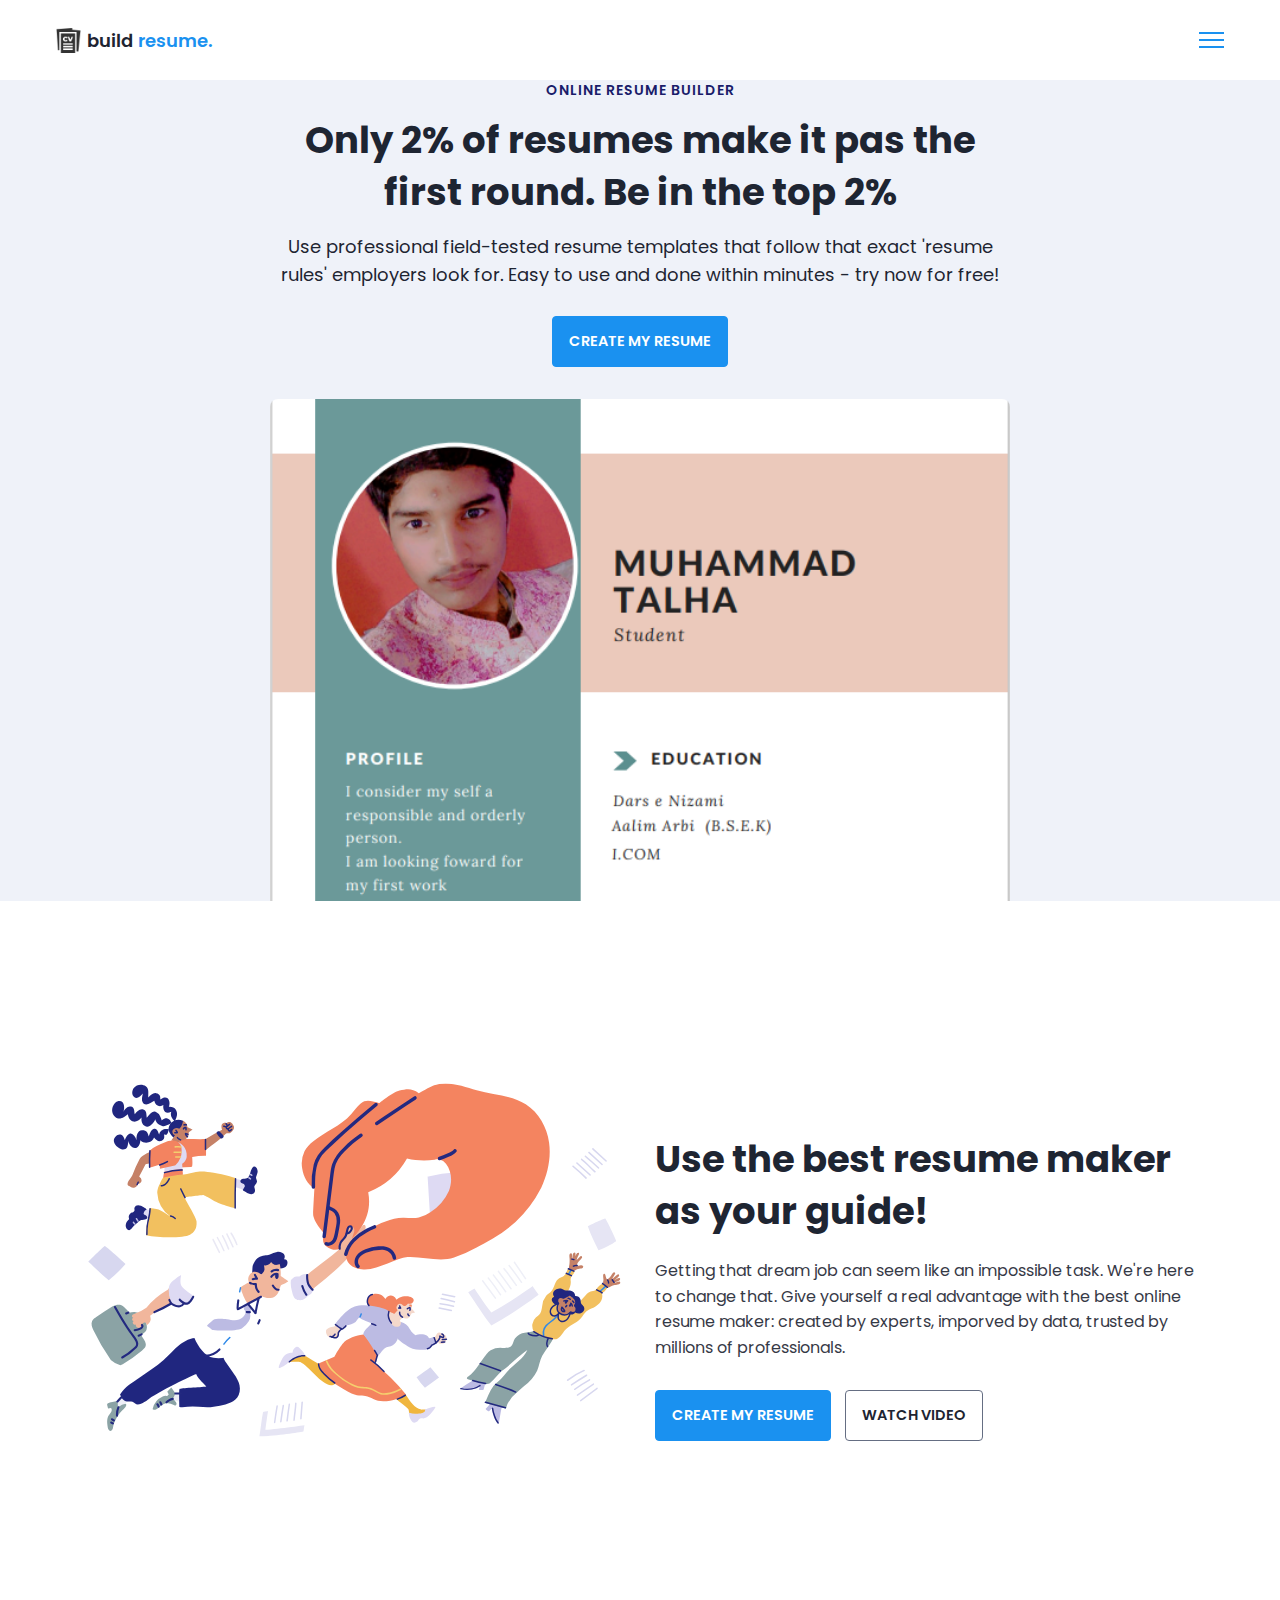
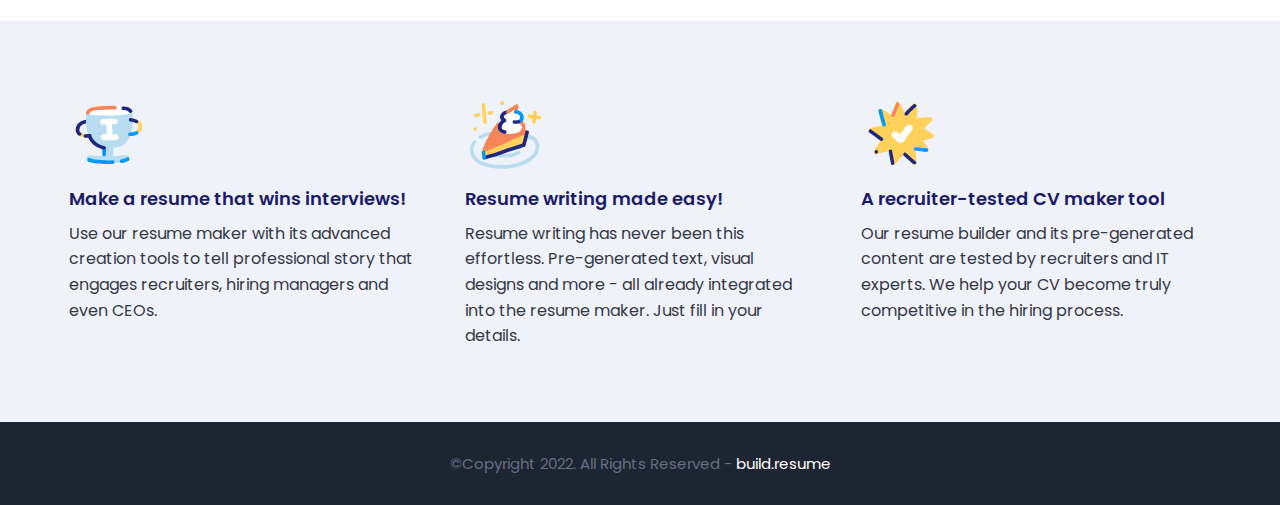
<file: index.html>
<!DOCTYPE html>
<html>
    <head>
        <meta charset="utf-8">
        <meta http-equiv="X-UA-Compatible" content="IE=edge">
        <title>Home Page</title>
        <meta name="description" content="">
        <meta name="viewport" content="width=device-width, initial-scale=1">
        <link rel="stylesheet" href="main.css">
    </head>
    <body>

        <nav class = "navbar bg-white">
            <div class="container">
                <div class = "navbar-content">
                    <div class = "brand-and-toggler">
                        <a href = "index.html" class = "navbar-brand">
                            <img src = "Images/curriculum-vitae.png" alt = "" class = "navbar-brand-icon">
                            <span class = "navbar-brand-text">build <span>resume.</span>
                        </a>
                        <button type = "button" class = "navbar-toggler-btn">
                            <div class = "bars">
                                <div class = "bar"></div>
                                <div class = "bar"></div>
                                <div class = "bar"></div>
                            </div>
                        </button>
                    </div>
                </div>
            </div>
        </nav>

        <header class = "header bg-bright" id = "header">
            <div class = "container">
                <div class = "header-content text-center">
                    <h6 class = "text-uppercase text-blue-dark fs-14 fw-6 ls-1">online resume builder</h6>
                    <h1 class = "lg-title">Only 2% of resumes make it pas the first round. Be in the top 2%</h1>
                    <p class = "text-dark fs-18">Use professional field-tested resume templates that follow that exact 'resume rules' employers look for. Easy to use and done within minutes - try now for free!</p>
                    <a href = "resume.html" class = "btn btn-primary text-uppercase">create my resume</a>
                    <img src = "Images/CV2.png" class="cv-image">
                </div>
            </div>
        </header>

        <div class="section-one">
            <div class="container">
                <div class = "section-one-content">
                    <div class="section-one-l">
                        <img src = "Images/visual-0c7080adf17f1f207276f613447c924f667dab34b7ac415cd7ef653172defd0b.svg">
                    </div>
                    <div class = "section-one-r text-center">
                        <h2 class = "lg-title">Use the best resume maker as your guide!</h2>
                        <p class = "text">Getting that dream job can seem like an impossible task. We're here to change that. Give yourself a real advantage with the best online resume maker: created by experts, imporved by data, trusted by millions of professionals.</p>
                        <div class = "btn-group">
                            <a href = "resume.html" class = "btn btn-primary text-uppercase">create my resume</a>
                            <a href = "video.mp4" class = "btn btn-secondary text-uppercase" target="_blank">watch video</a>
                        </div>
                    </div>
                </div>
            </div>
        </div>

        <div class = "section-two bg-bright">
            <div class="container">
                <div class="section-two-content">
                    <div class = "section-items">
                        <div class = "section-item">
                            <div class = "section-item-icon">
                                <img src = "Images/feature-1-edf4481d69166ac81917d1e40e6597c8d61aa970ad44367ce78049bf830fbda5.svg" alt = "">
                            </div>
                            <h5 class = "section-item-title">Make a resume that wins interviews!</h5>
                            <p class = "text">Use our resume maker with its advanced creation tools to tell professional story that engages recruiters, hiring managers and even CEOs.</p>
                        </div>

                        <div class = "section-item">
                            <div class = "section-item-icon">
                                <img src = "Images/feature-2-a7a471bd973c02a55d1b3f8aff578cd3c9a4c5ac4fc74423d94ecc04aef3492b.svg" alt = "">
                            </div>
                            <h5 class = "section-item-title">Resume writing made easy!</h5>
                            <p class = "text">Resume writing has never been this effortless. Pre-generated text, visual designs and more - all already integrated into the resume maker. Just fill in your details.</p>
                        </div>

                        <div class = "section-item">
                            <div class = "section-item-icon">
                                <img src = "Images/feature-3-4e87a82f83e260488c36f8105e26f439fdc3ee5009372bb5e12d9421f32eabdd.svg" alt = "">
                            </div>
                            <h5 class = "section-item-title">A recruiter-tested CV maker tool</h5>
                            <p class = "text">Our resume builder and its pre-generated content are tested by recruiters and IT experts. We help your CV become truly competitive in the hiring process.</p>
                        </div>
                    </div>
                </div>
            </div>
        </div>

        <footer class = "footer bg-dark">
            <div class="container">
                <div class = "footer-content text-center">
                    <p class="fs-15">&copy;Copyright 2022. All Rights Reserved - <span>build.resume</span></p>
                </div>
            </div>
        </footer>
        
    </body>
</html>
</file>
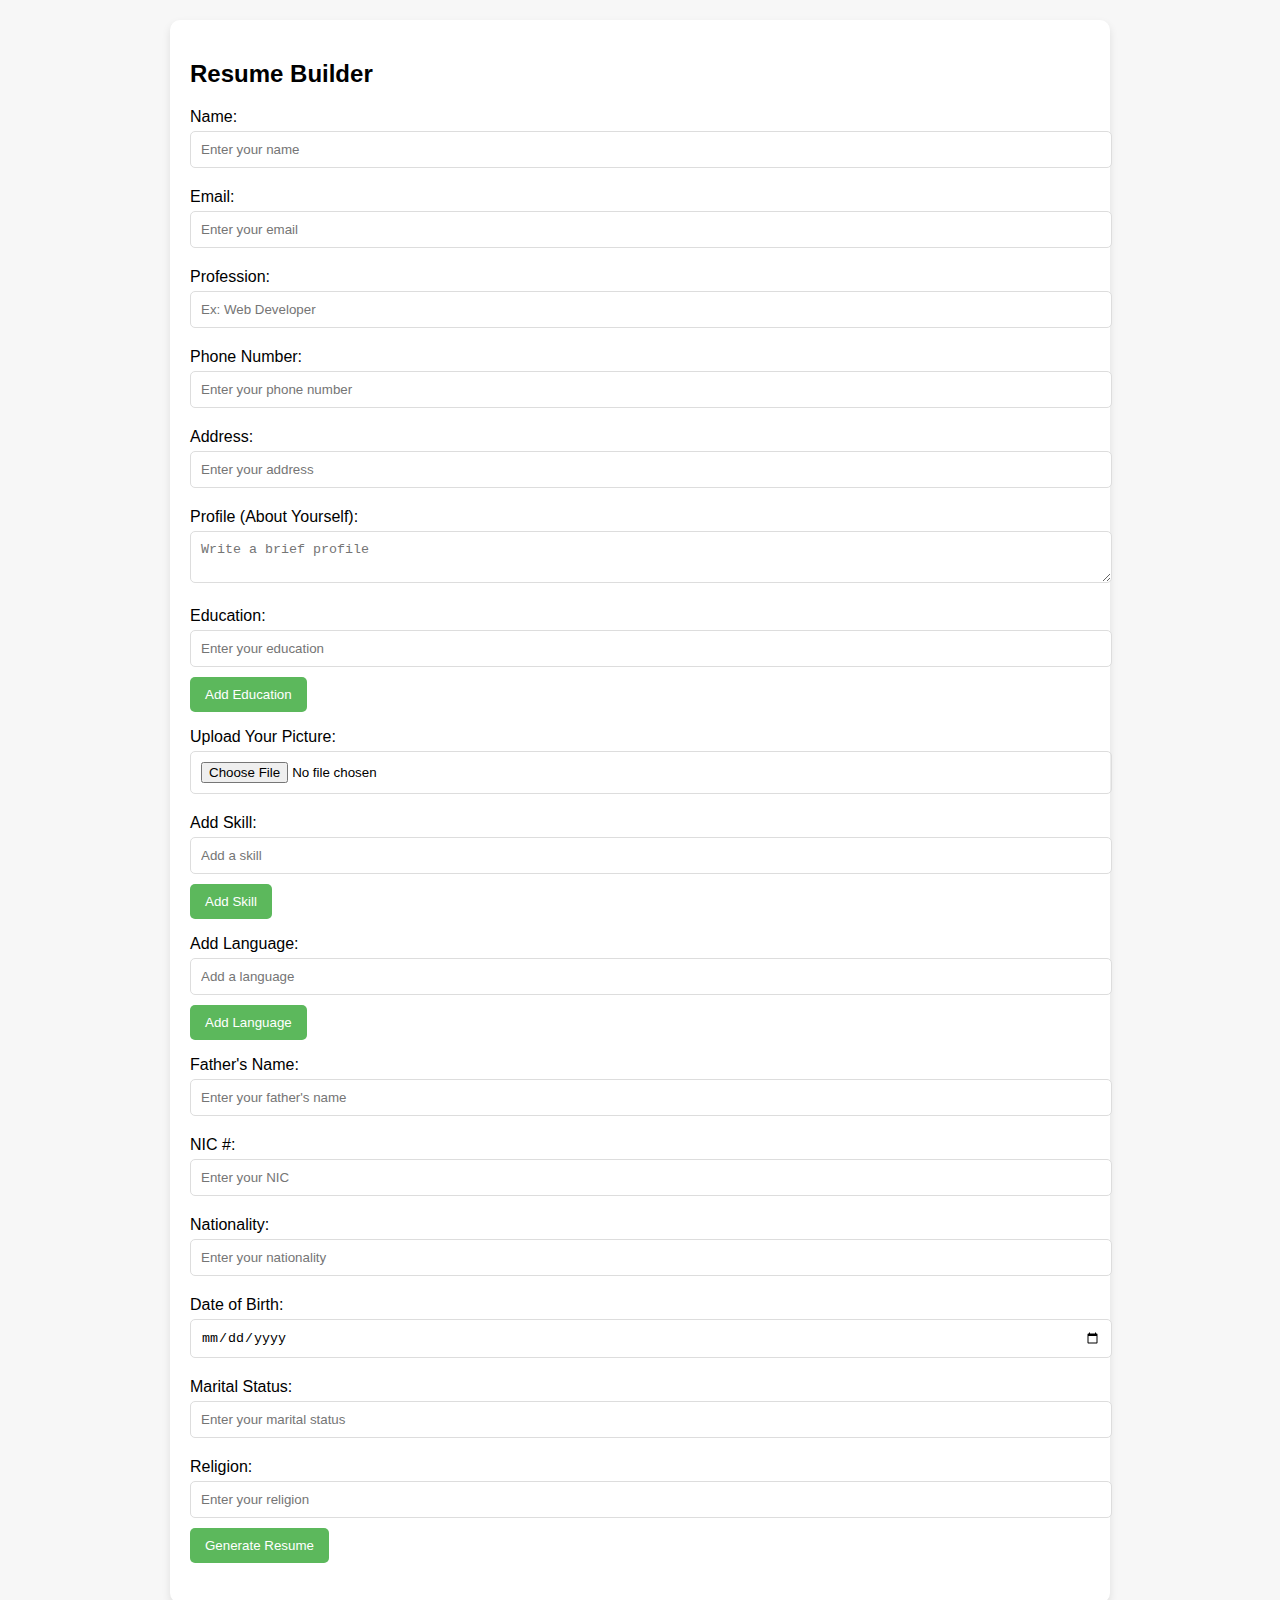
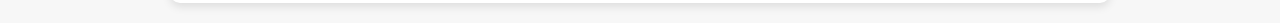
<file: resume.html>
<!DOCTYPE html>
<html lang="en">
<head>
  <meta charset="UTF-8">
  <title>Resume Builder</title>
  <link rel="stylesheet" href="resume.css">
</head>
<body>
  <div class="container">
    <form id="resumeForm">
      <h2>Resume Builder</h2>

      <label for="name">Name:</label>
      <input type="text" id="name" placeholder="Enter your name" required>

      <label for="email">Email:</label>
      <input type="email" id="email" placeholder="Enter your email" required>

      <label for="profession">Profession:</label>
      <input type="text" id="profession" placeholder="Ex: Web Developer" required>

      <label for="phone">Phone Number:</label>
      <input type="tel" id="phone" placeholder="Enter your phone number" required>

      <label for="address">Address:</label>
      <input type="text" id="address" placeholder="Enter your address" required>

      <label for="about">Profile (About Yourself):</label>
      <textarea id="about" maxlength="150" placeholder="Write a brief profile" required></textarea>

      <label for="education">Education:</label>
      <input type="text" id="educationInput" placeholder="Enter your education">
      <button type="button" id="addEducationBtn">Add Education</button>
      <ul id="educationList"></ul>

      <!-- Image Upload -->
      <label for="image">Upload Your Picture:</label>
      <input type="file" id="image" accept="image/*" required>

      <!-- Skills Section -->
      <label for="skills">Add Skill:</label>
      <input type="text" id="skillInput" placeholder="Add a skill">
      <button type="button" id="addSkillBtn">Add Skill</button>
      <ul id="skillsList"></ul>

      <!-- Languages Section -->
      <label for="languages">Add Language:</label>
      <input type="text" id="languageInput" placeholder="Add a language">
      <button type="button" id="addLanguageBtn">Add Language</button>
      <ul id="languagesList"></ul>

      <!-- Father Name -->
      <label for="fatherName">Father's Name:</label>
      <input type="text" id="fatherName" placeholder="Enter your father's name" required>

      <!-- NIC -->
      <label for="nic">NIC #:</label>
      <input type="text" id="nic" placeholder="Enter your NIC" required>

      <!-- Nationality -->
      <label for="nationality">Nationality:</label>
      <input type="text" id="nationality" placeholder="Enter your nationality" required>

      <!-- Date of Birth -->
      <label for="dob">Date of Birth:</label>
      <input type="date" id="dob" required>

      <!-- Marital Status -->
      <label for="maritalStatus">Marital Status:</label>
      <input type="text" id="maritalStatus" placeholder="Enter your marital status" required>

      <!-- Religion -->
      <label for="religion">Religion:</label>
      <input type="text" id="religion" placeholder="Enter your religion" required>

      <button type="submit">Generate Resume</button>
    </form>

    <div id="resumeOutput"></div>
  </div>

  <script src="index.js"></script>
</body>
</html>
</file>
<file: main.css>
@import url('https://fonts.googleapis.com/css2?family=Manrope:wght@200;300;400;500;600;700;800&family=Poppins:ital,wght@0,100;0,200;0,300;0,400;0,500;0,600;0,700;0,800;0,900;1,100;1,200;1,300;1,400;1,500;1,600;1,700;1,800;1,900&display=swap');

:root{
    --clr-blue: #1A91F0;
    --clr-blue-mid: #1170CD;
    --clr-blue-dark: #1A1C6A;
    --clr-white: #fff;
    --clr-bright: #EFF2F9;
    --clr-dark: #1e2532;
    --clr-black: #000;
    --clr-grey: #656e83;
    --clr-green: #084C41;
    --font-poppins: 'Poppins', sans-serif;
    --font-manrope: 'Manrope', sans-serif;;
    --transition: all 300ms ease-in-out;
}

*{
    padding: 0;
    margin: 0;
    box-sizing: border-box;
}

html{
    font-size: 10px;
}

body{
    font-size: 1.6rem;
    font-family: var(--font-poppins);
}

button{
    border: none;
    background-color: transparent;
    outline: 0;
    cursor: pointer;
    font-family: inherit;
}

img{
    width: 100%;
    display: block;
}

a{
    text-decoration: none;
}

/* fonts */
.font-poppins{font-family: var(--font-poppins);}
.font-manrope{font-family: var(--font-manrope);}

/* text colors */
.text-blue{color: var(--clr-blue);}
.text-blue-mid{color: var(--clr-blue-mid);}
.text-blue-dark{color: var(--clr-blue-dark);}
.text-bright{color: var(--clr-bright);}
.text-dark{color: var(--clr-dark);}
.text-grey{color: var(--clr-grey);}
.text-white{color: var(--clr-white);}

/* backgrounds */
.bg-blue{background-color: var(--clr-blue);}
.bg-blue-mid{background-color: var(--clr-blue-mid);}
.bg-blue-dark{background-color: var(--clr-blue-dark);}
.bg-bright{background-color: var(--clr-bright);}
.bg-dark{background-color: var(--clr-dark);}
.bg-grey{background-color: var(--clr-grey);}
.bg-white{background-color: var(--clr-white);}
.bg-black{background-color: var(--clr-black);}
.bg-green{background-color: var(--clr-green);}

.text-center{ text-align: center;}
.text-left{text-align: left;}
.text-right{text-align: right;}
.text-uppercase{text-transform: uppercase;}
.text-lowercase{text-transform: lowercase;}
.text-capitalize{text-transform: capitalize;}
.text{
    color: var(--clr-dark);
    opacity: 0.9;
    margin: 2rem 0;
    line-height: 1.6;
}

.fw-2{font-weight: 200;}
.fw-3{font-weight: 300;}
.fw-4{font-weight: 400;}
.fw-5{font-weight: 500;}
.fw-6{font-weight: 600;}
.fw-7{font-weight: 700;}
.fw-8{font-weight: 800;}

.fs-13{font-size: 13px;}
.fs-14{font-size: 14px;}
.fs-15{font-size: 15px;}
.fs-16{font-size: 16px;}
.fs-17{font-size: 17px;}
.fs-18{font-size: 18px;}
.fs-19{font-size: 19px;}
.fs-20{font-size: 20px;}
.fs-21{font-size: 21px;}
.fs-22{font-size: 22px;}
.fs-23{font-size: 23px;}
.fs-24{font-size: 24px;}
.fs-25{font-size: 25px;}

.ls-1{letter-spacing: 1px;}
.ls-2{letter-spacing: 2px;}

.container{
    max-width: 1200px;
    margin: 0 auto;
    padding: 0 1.6rem;
    
}

/* bars button */
.bars{
    display: flex;
    flex-direction: column;
    justify-content: space-between;
    height: 16.5px;
    width: 25px;
}
.bars .bar{
    width: 100%;
    height: 2px;
    background-color: var(--clr-blue);
    transition: var(--transition);
}

.bars:hover .bar{
    background-color: var(--clr-dark);
}

/* buttons */
.btn{
    font-size: 14.5px;
    font-weight: 600;
    padding: 1.4rem 1.6rem;
    border-radius: 4px;
    display: inline-block;
}

.btn-primary{
    background-color: var(--clr-blue);
    color: var(--clr-white);
    border: 1px solid var(--clr-blue);
    transition: var(--transition);
}

.btn-primary:hover{
    background-color: transparent;
    color: var(--clr-dark);
    border-color: var(--clr-grey);
}

.btn-secondary{
    background-color: transparent;
    color: var(--clr-dark);
    border: 1px solid var(--clr-grey);
    transition: var(--transition);
}

.btn-secondary:hover{
    background-color: var(--clr-blue);
    color: var(--clr-white);
    border-color: var(--clr-blue);
}

.btn-group button:first-child, .btn-group a:first-child{
    margin-right: 1rem!important;
}

/* navbar part */
.navbar{
    height: 80px;
    display: flex;
    align-items: center;
    box-shadow: rgba(0, 0, 0, 0.08) 0px 3px 8px;
}

.navbar .container{
    width: 100%;
}

.navbar-brand{
    display: flex;
    align-items: center;
    justify-content: flex-start;
    font-size: 1.8rem;
}
.navbar-brand-text{
    color: var(--clr-dark);
    font-weight: 600;
}
.navbar-brand-text span{
    color: var(--clr-blue);
}
.navbar-brand-icon{
    width: 25px;
    margin-right: 6px;
    opacity: 0.8;
}
.brand-and-toggler{
    display: flex;
    align-items: center;
    justify-content: space-between;
}
.header{
    min-height: calc(100vh - 80px);
    display: flex;
    flex-direction: column;
    align-items: center;
    justify-content: center;
}
.header-content{
    max-width: 740px;
    margin-right: auto;
    margin-left: auto;

}
.header-content img{
    max-width: 760px;
    border-top-right-radius: 8px;
    border-top-left-radius: 8px;
    margin-top: 3.2rem;
    
}
.lg-title{
    margin: 1.4rem 0;
    font-size: 37px;
    line-height: 1.4;
    color: var(--clr-dark);
}
.header-content p{
    margin-bottom: 2.6rem;
    line-height: 1.6;
}


/* section one */
.section-one{
    padding: 64px 0;
    min-height: 80vh;
    display: flex;
    align-items: center;
}
.section-one-l img{
    max-width: 545px;
    margin-right: auto;
    margin-left: auto;
}
.section-one-r{
    margin-top: 4rem;
}

.section-one .btn-group{
    margin-top: 2rem;
}
.section-one-r{
    max-width: 545px;
    margin-right: auto;
    margin-left: auto;
}
.section-one-r .btn-group{
    margin-top: 3rem;
}

/* section two */
.section-two{
    padding: 64px 0;
}
.section-two .section-items{
    display: grid;
    gap: 2rem;
}

.section-two .section-item{
    max-width: 350px;
    text-align: center;
    margin-right: auto;
    margin-left: auto;
}
.section-two .section-item-icon{
    margin: 1rem 0;
}
.section-two .section-item-icon img{
    width: 80px;
    margin-right: auto;
    margin-left: auto;
}
.section-two .section-item-title{
    color: var(--clr-blue-dark);
    font-size: 1.8rem;
    font-weight: 600;
}
.section-two .text{
    margin: 0.9rem 0;
}

/* footer */
.footer{
    padding: 3rem 0;
}
.footer-content p{
    color: var(--clr-grey);
}
.footer-content p span{
    color: var(--clr-white);
}

/* media queries */
@media screen and (min-width: 768px){
    .section-two .section-items{
        grid-template-columns: repeat(2, 1fr);
    }
}

@media screen and (min-width: 992px){
    .section-one-content{
        display: grid;
        grid-template-columns: repeat(2, 1fr);
        column-gap: 3rem;
    }
    .section-one-r{
        text-align: left;
    }
    .section-two .section-items{
        grid-template-columns: repeat(3, 1fr);
    }
    .section-two .section-item{
        text-align: left;
    }
    .section-two .section-item-icon img{
        margin-left: 0;
    }
}
</file>
<file: resume.css>
body {
    font-family: 'Arial', sans-serif;
    background-color: #f7f7f7;
    margin: 0;
    padding: 20px;
}

.container {
    max-width: 900px;
    margin: 0 auto;
    background-color: #ffffff;
    padding: 20px;
    border-radius: 10px;
    box-shadow: 0 4px 8px rgba(0, 0, 0, 0.1);
}

form {
    margin-bottom: 20px;
}

label {
    display: block;
    margin-top: 10px;
}

input, textarea {
    width: 100%;
    padding: 10px;
    margin-top: 5px;
    margin-bottom: 10px;
    border: 1px solid #ddd;
    border-radius: 5px;
}

button {
    padding: 10px 15px;
    background-color: #5CB85C;
    color: #fff;
    border: none;
    border-radius: 5px;
    cursor: pointer;
}

 .resume {
    max-width: 760px;
    height: fit-content;
    display: flex;
    border: 1px solid #ccc;
    padding: 20px;
    background-color: #fff;
    border-radius: 10px;
}

.left-panel {
    width: 30%;
    background-color: #5a9e9e;
    padding: 20px;
    text-align: left;
    color: #fff;
    display: block;
}

.top-right-panel{
    background-color: peachpuff;
    width: 100%;
    display: block;
}


.right-panel {
    padding: 30px;
    display: block;
    margin-top: 15%;
    background-color: #fff;
}

.left-panel h3{
    color: #fff;
}

.left-panel span{
    padding-left: 0.3rem;
    color: #f7f7f7;
}

.right-panel h2, h3 {
    margin-bottom: 0.625rem;
}

h3 {
    content: '➤';
    font-weight: 600;
}

ul {
    list-style: none;
    padding: 0;
}

ul li {
    padding-left: 0.625rem;
    position: relative;
    margin-bottom: 0.313rem;
}

ul li:before {
    content: '➤';
    color: #88a2a5;
    margin-right: 0.625rem;
}

img {
    width: 10em;
    height: 10em;
    object-fit: cover;
    border-radius: 50%;
    margin-bottom: 20px;
}

.profile-section {
    margin-bottom: 10rem;
}


.contact-section h3 {
    margin-bottom: 10px;
}

.name{
    padding-top: 5rem;
    padding-left: 1rem
}

.profession{
    padding-left: 3rem;
    font-size: small;
}



 @media screen and (max-width: 768px) {
    body {
        padding: 10px;
    }

    .resume {
        flex-direction: row;
        flex-wrap: nowrap;
        max-width: 760px;
    }

    .left-panel {
        width: 20%;
    }

    .top-right-panel {
        width: 50%;
    }

    .profile-img {
        width: 120px;
        height: 120px;
    }

    .name {
        font-size: 1.4rem;
    }

    .student {
        font-size: 1.1rem;
    }

    .right-panel h2, h3 {
        font-size: 1.1rem;
    }

    .right-panel {
        padding: 20px;
    }
    ul li:before {
        content: '➤';
        color: #88a2a5;
        margin-right: 0.625rem;
    }
}

 @media screen and (max-width: 480px) {
    .resume {
        flex-direction: row;
        flex-wrap: nowrap;
    }

    .left-panel {
        width: 35%;
        padding: 10px;
    }

    .top-right-panel {
        width: 60%;
        padding: 10px;
    }

    .profile-img {
        width: 100px;
        height: 100px;
    }

    .name {
        font-size: 1rem;
    }

    .student {
        font-size: 0.7rem;
    }

    .right-panel {
        padding: 10px;
        width: 90%;
        height: 80%;
    }

    ul li {
        font-size: 0.4rem;
    }
    p{
        font-size: 0.4;
    }
    .heading{
        font-size: 0.6rem;
    }
    strong{
        font-size: 0.5rem;
    }
    ul li:before {
        content: '➤';
        color: #88a2a5;
        margin-right: 0.625rem;
    }
}  */


/* resume.css */

/* General styles */
.container {
    width: 80%;
    margin: 0 auto;
  }
  
  /* Hide everything except the resumeOutput when printing */
  @media print {
    body * {
      visibility: hidden;
    }
    #resumeOutput, #resumeOutput * {
      visibility: visible;
    }
    #resumeOutput {
      position: absolute;
      left: 0;
      top: 0;
      width: 100%;
    }
}

@media print {
    body {
      -webkit-print-color-adjust: exact; /* Ensures colors are printed as seen on screen */
    }
  
    @page {
      size: A4; /* Set A4 page size */
      margin: 1in; /* Adjust margins to make the content fit */
    }
  
    #resumeOutput {
      width: 100%; /* Ensure the resume content fills the page */
    }
  }
  
  /* Hide print and copy buttons when printing or generating PDF */
@media print {
    #printBtn, #copyUrlBtn {
      display: none;
    }
  }
</file>
